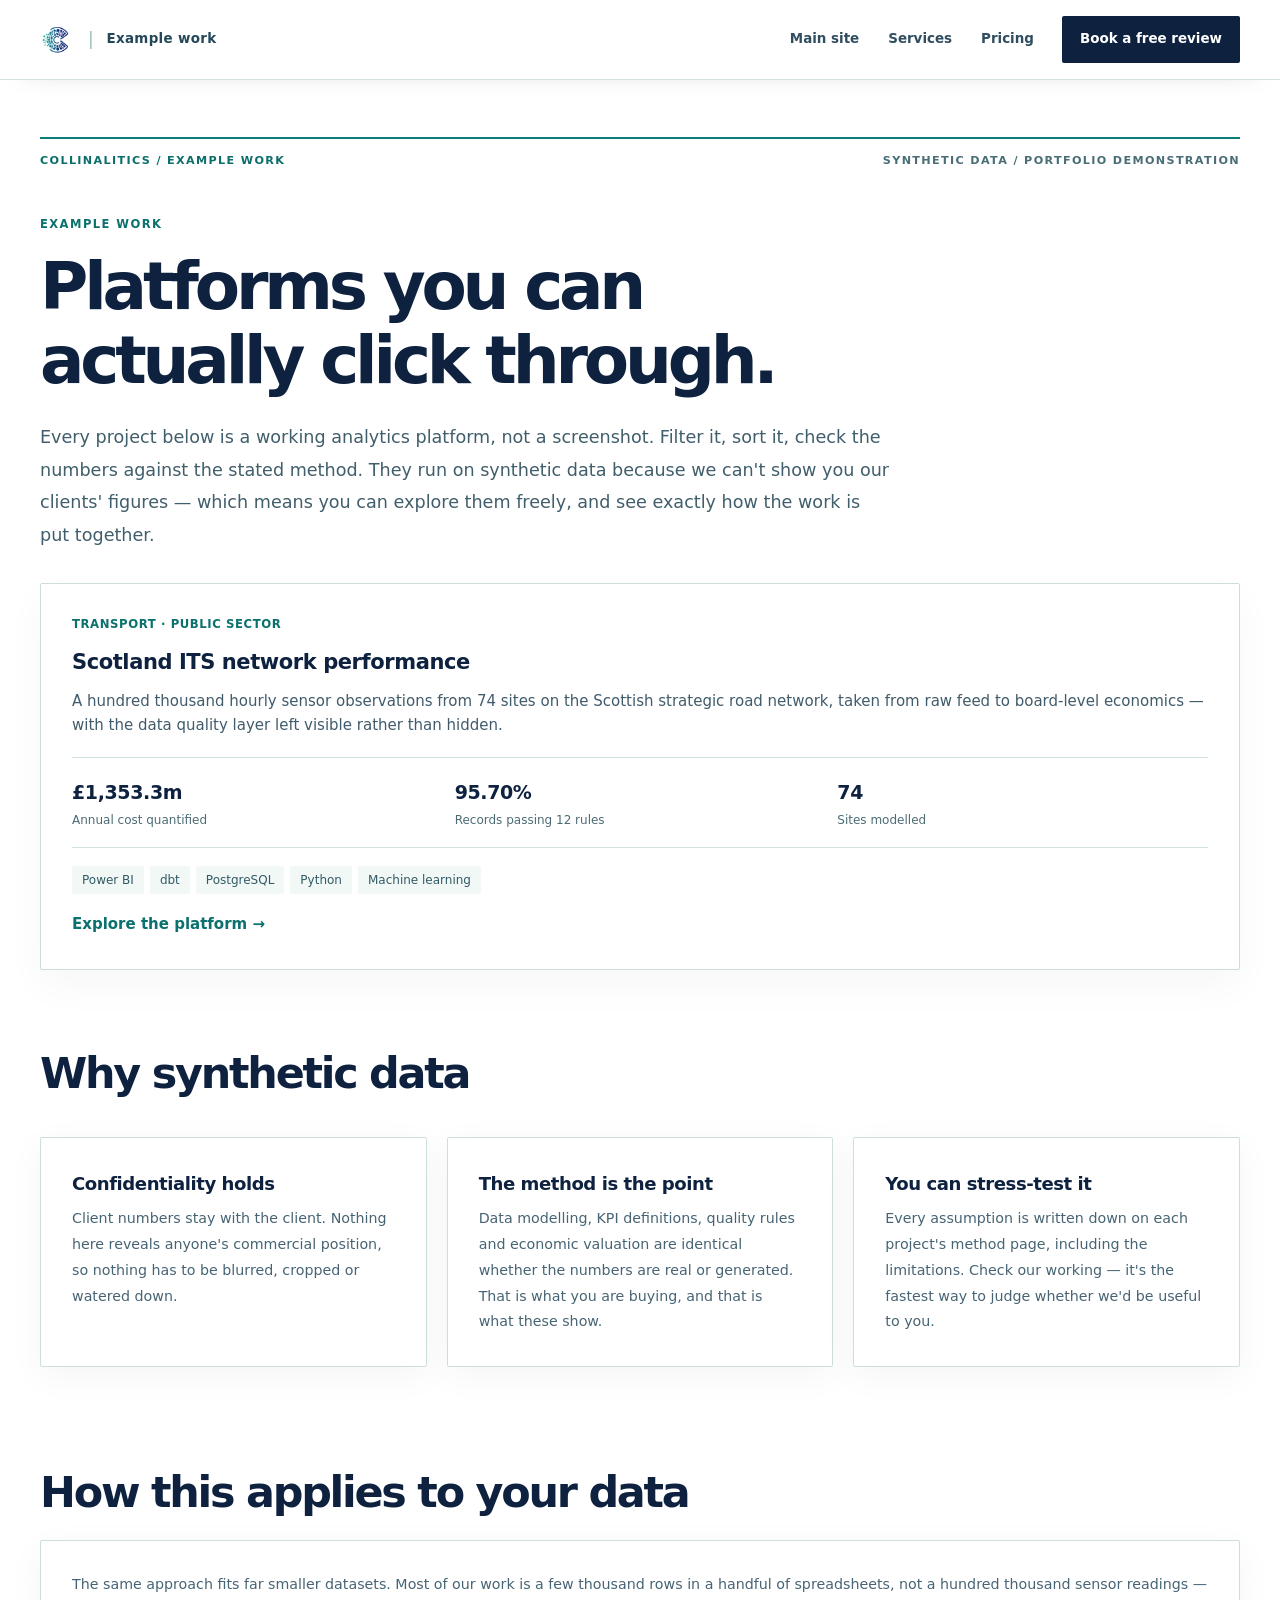
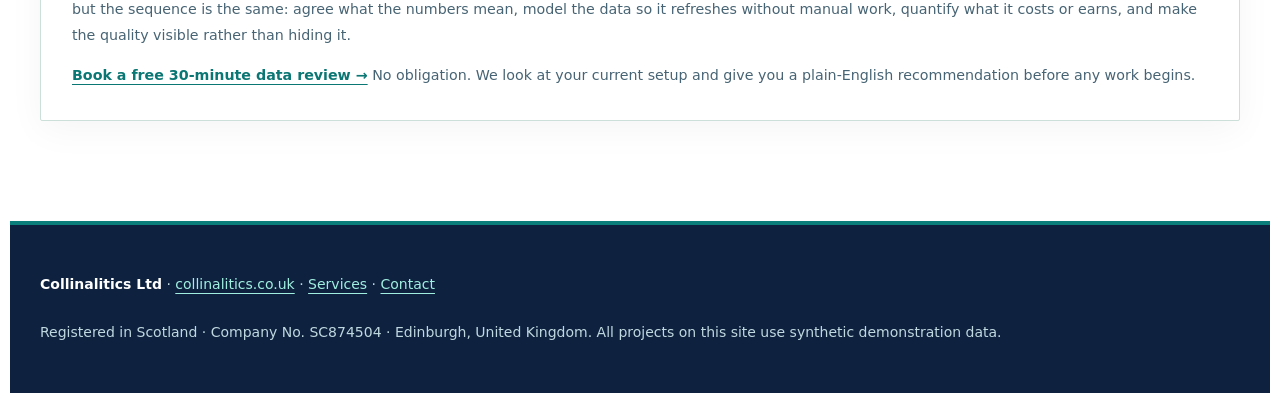
<file: demos/index.html>
<!DOCTYPE html>
<html lang="en-GB">
<head>
<meta charset="utf-8">
<meta name="viewport" content="width=device-width, initial-scale=1">
<meta name="author" content="Collinalitics Ltd">
<meta name="description" content="Working demonstration platforms from Collinalitics Ltd. Built on synthetic data so you can explore the method without client confidentiality getting in the way.">
<meta property="og:type" content="website">
<meta property="og:site_name" content="Collinalitics Ltd">
<meta property="og:title" content="Example work — analytics platforms you can click through">
<meta property="og:description" content="Working analytics platforms you can click through, built on synthetic data so the method stays open to inspection.">
<meta property="og:url" content="https://demos.collinalitics.co.uk/">
<meta property="og:image" content="https://demos.collinalitics.co.uk/og-image.png">
<meta property="og:image:width" content="1200">
<meta property="og:image:height" content="630">
<meta name="twitter:card" content="summary_large_image">
<link rel="stylesheet" href="styles.css">
<link rel="stylesheet" href="editorial.css">
</head>
<body>

<header class="mast">
  <div class="mast-inner">
    <a class="brand" href="https://www.collinalitics.co.uk/">
      <img src="LOGO.png" alt="Collinalitics Ltd">
      <span class="divider">|</span>
      <span class="proj">Example work</span>
    </a>
    <nav class="pages">
      <a href="https://www.collinalitics.co.uk/">Main site</a>
      <a href="https://www.collinalitics.co.uk/services">Services</a>
      <a href="https://www.collinalitics.co.uk/pricing">Pricing</a>
      <a href="https://www.collinalitics.co.uk/contact" class="cta">Book a free review</a>
    </nav>
  </div>
</header>

<main>

<div class="demo-overline"><span>COLLINALITICS / EXAMPLE WORK</span><span>SYNTHETIC DATA / PORTFOLIO DEMONSTRATION</span></div>

<p class="eyebrow">Example work</p>
<h1>Platforms you can actually click through.</h1>
<p class="sub">
  Every project below is a working analytics platform, not a screenshot. Filter it,
  sort it, check the numbers against the stated method. They run on synthetic data
  because we can't show you our clients' figures — which means you can explore them
  freely, and see exactly how the work is put together.
</p>

<div class="projects" id="projects"></div>

<h2>Why synthetic data</h2>
<div class="grid g3">
  <div class="card">
    <h3 style="margin-top:0">Confidentiality holds</h3>
    <p class="note" style="margin:0">
      Client numbers stay with the client. Nothing here reveals anyone's commercial
      position, so nothing has to be blurred, cropped or watered down.
    </p>
  </div>
  <div class="card">
    <h3 style="margin-top:0">The method is the point</h3>
    <p class="note" style="margin:0">
      Data modelling, KPI definitions, quality rules and economic valuation are
      identical whether the numbers are real or generated. That is what you are
      buying, and that is what these show.
    </p>
  </div>
  <div class="card">
    <h3 style="margin-top:0">You can stress-test it</h3>
    <p class="note" style="margin:0">
      Every assumption is written down on each project's method page, including the
      limitations. Check our working — it's the fastest way to judge whether we'd be
      useful to you.
    </p>
  </div>
</div>

<h2>How this applies to your data</h2>
<div class="card">
  <p class="note" style="margin-top:0">
    The same approach fits far smaller datasets. Most of our work is a few thousand
    rows in a handful of spreadsheets, not a hundred thousand sensor readings — but
    the sequence is the same: agree what the numbers mean, model the data so it
    refreshes without manual work, quantify what it costs or earns, and make the
    quality visible rather than hiding it.
  </p>
  <p class="note" style="margin-bottom:0">
    <a href="https://www.collinalitics.co.uk/contact"><strong>Book a free 30-minute data review →</strong></a>
    No obligation. We look at your current setup and give you a plain-English
    recommendation before any work begins.
  </p>
</div>

<footer class="foot"><div class="inner">
  <strong>Collinalitics Ltd</strong> ·
  <a href="https://www.collinalitics.co.uk/">collinalitics.co.uk</a> ·
  <a href="https://www.collinalitics.co.uk/services">Services</a> ·
  <a href="https://www.collinalitics.co.uk/contact">Contact</a>
  <br><br>
  Registered in Scotland · Company No. SC874504 · Edinburgh, United Kingdom.
  All projects on this site use synthetic demonstration data.
</div></footer>

</main>

<script>
/* ── Add a new project by adding one entry here. ──────────────────────────
   Copy the whole object, change the fields, point `url` at the new folder. */

const PROJECTS = [
  {
    title:   'Scotland ITS network performance',
    sector:  'Transport · Public sector',
    url:     'scotland-its/index.html',
    blurb:   'A hundred thousand hourly sensor observations from 74 sites on the ' +
             'Scottish strategic road network, taken from raw feed to board-level ' +
             'economics — with the data quality layer left visible rather than hidden.',
    stats:   [
      { v: '£1,353.3m', k: 'Annual cost quantified' },
      { v: '95.70%',    k: 'Records passing 12 rules' },
      { v: '74',        k: 'Sites modelled' }
    ],
    tags:    ['Power BI', 'dbt', 'PostgreSQL', 'Python', 'Machine learning'],
    live:    true
  }

  /* ── Next project goes here ───────────────────────────────────────────
  ,{
    title:  'Retail demand forecasting',
    sector: 'Retail · SME',
    url:    'retail-forecast/index.html',
    blurb:  'One sentence on the problem, one on what the platform shows.',
    stats:  [
      { v: '00%', k: 'Headline metric' },
      { v: '00',  k: 'Second metric' },
      { v: '00',  k: 'Third metric' }
    ],
    tags:   ['Power BI', 'SQL'],
    live:   true
  }
  ─────────────────────────────────────────────────────────────────────── */
];

document.getElementById('projects').innerHTML = PROJECTS.map(p =>
  '<a class="project' + (p.live ? '' : ' soon') + '" ' +
    (p.live ? 'href="' + p.url + '"' : '') + '>' +
    '<div class="project-head">' +
      '<span class="sector">' + p.sector + '</span>' +
      (p.live ? '' : '<span class="badge">In build</span>') +
    '</div>' +
    '<h3>' + p.title + '</h3>' +
    '<p class="blurb">' + p.blurb + '</p>' +
    '<div class="project-stats">' +
      p.stats.map(s => '<div><span class="v">' + s.v + '</span>' +
                       '<span class="k">' + s.k + '</span></div>').join('') +
    '</div>' +
    '<div class="tags">' + p.tags.map(t => '<span>' + t + '</span>').join('') + '</div>' +
    (p.live ? '<span class="go">Explore the platform &rarr;</span>' : '') +
  '</a>'
).join('');
</script>

</body>
</html>
</file>
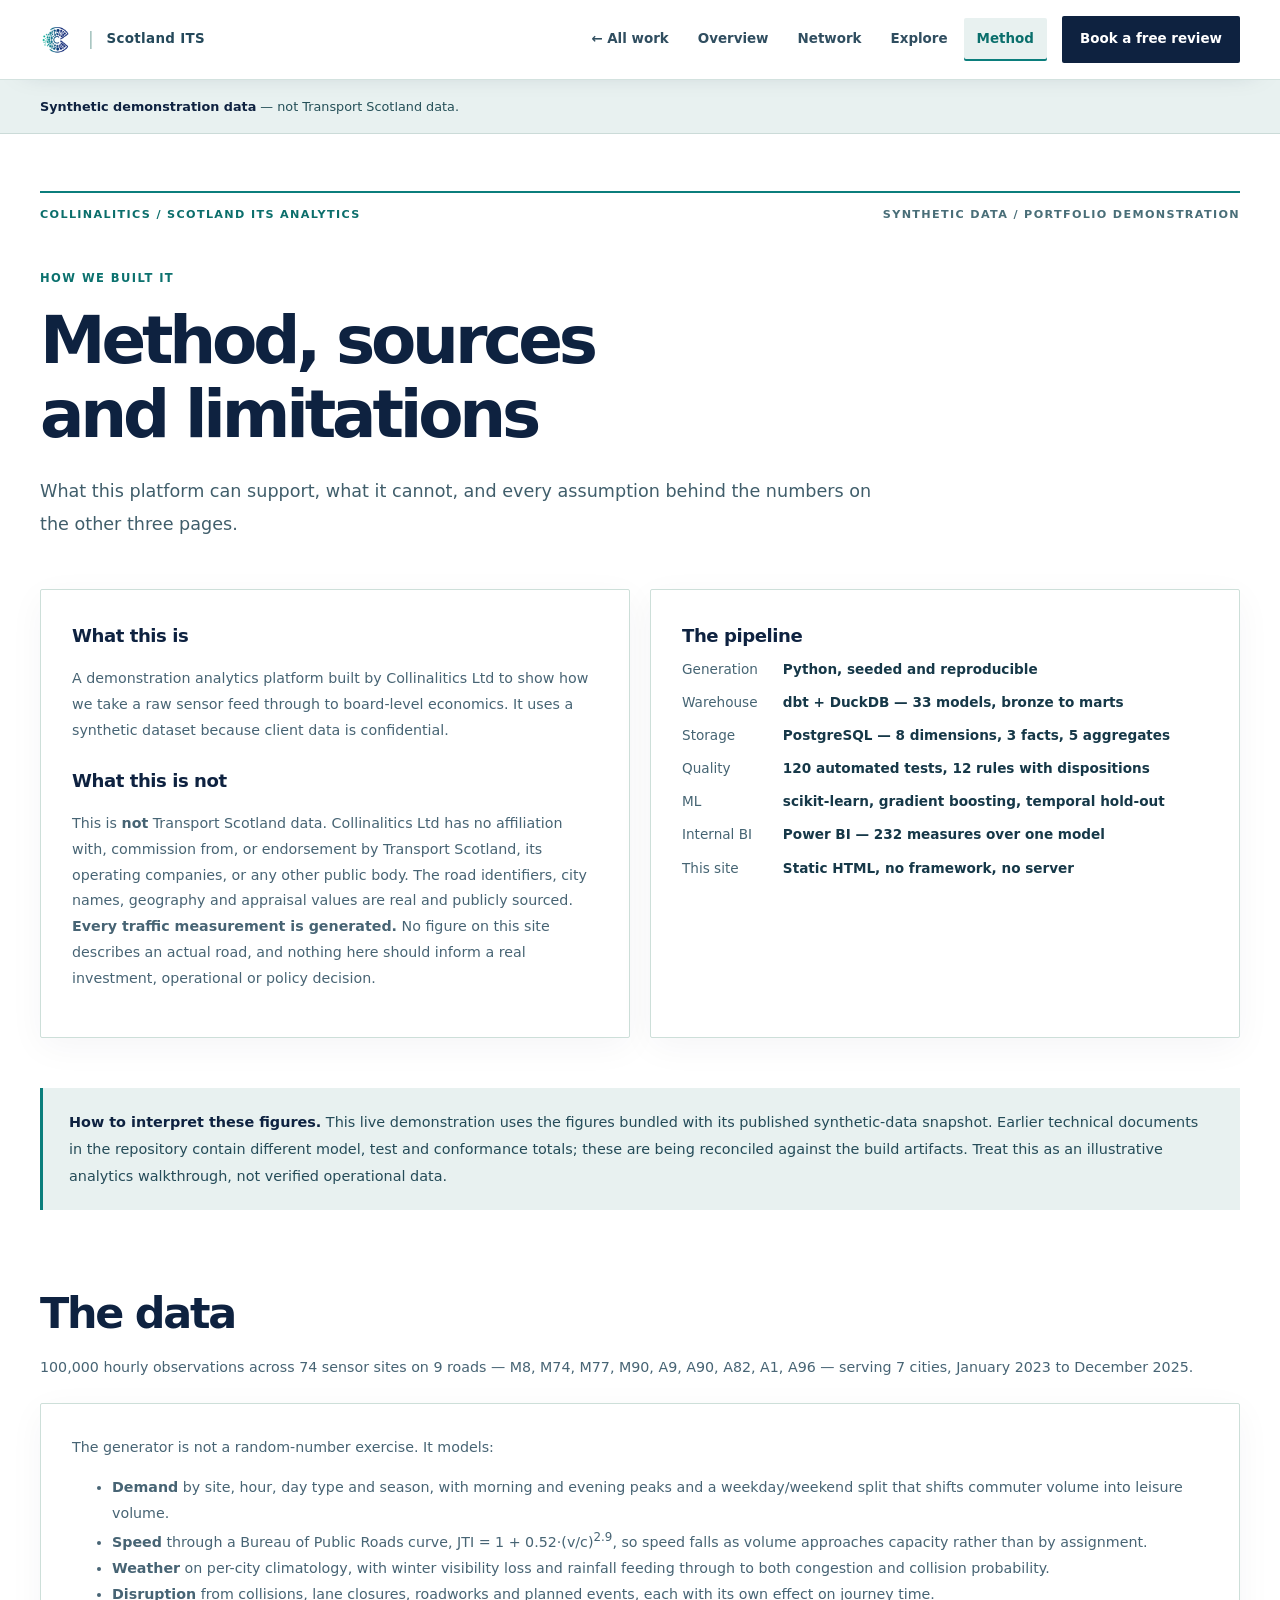
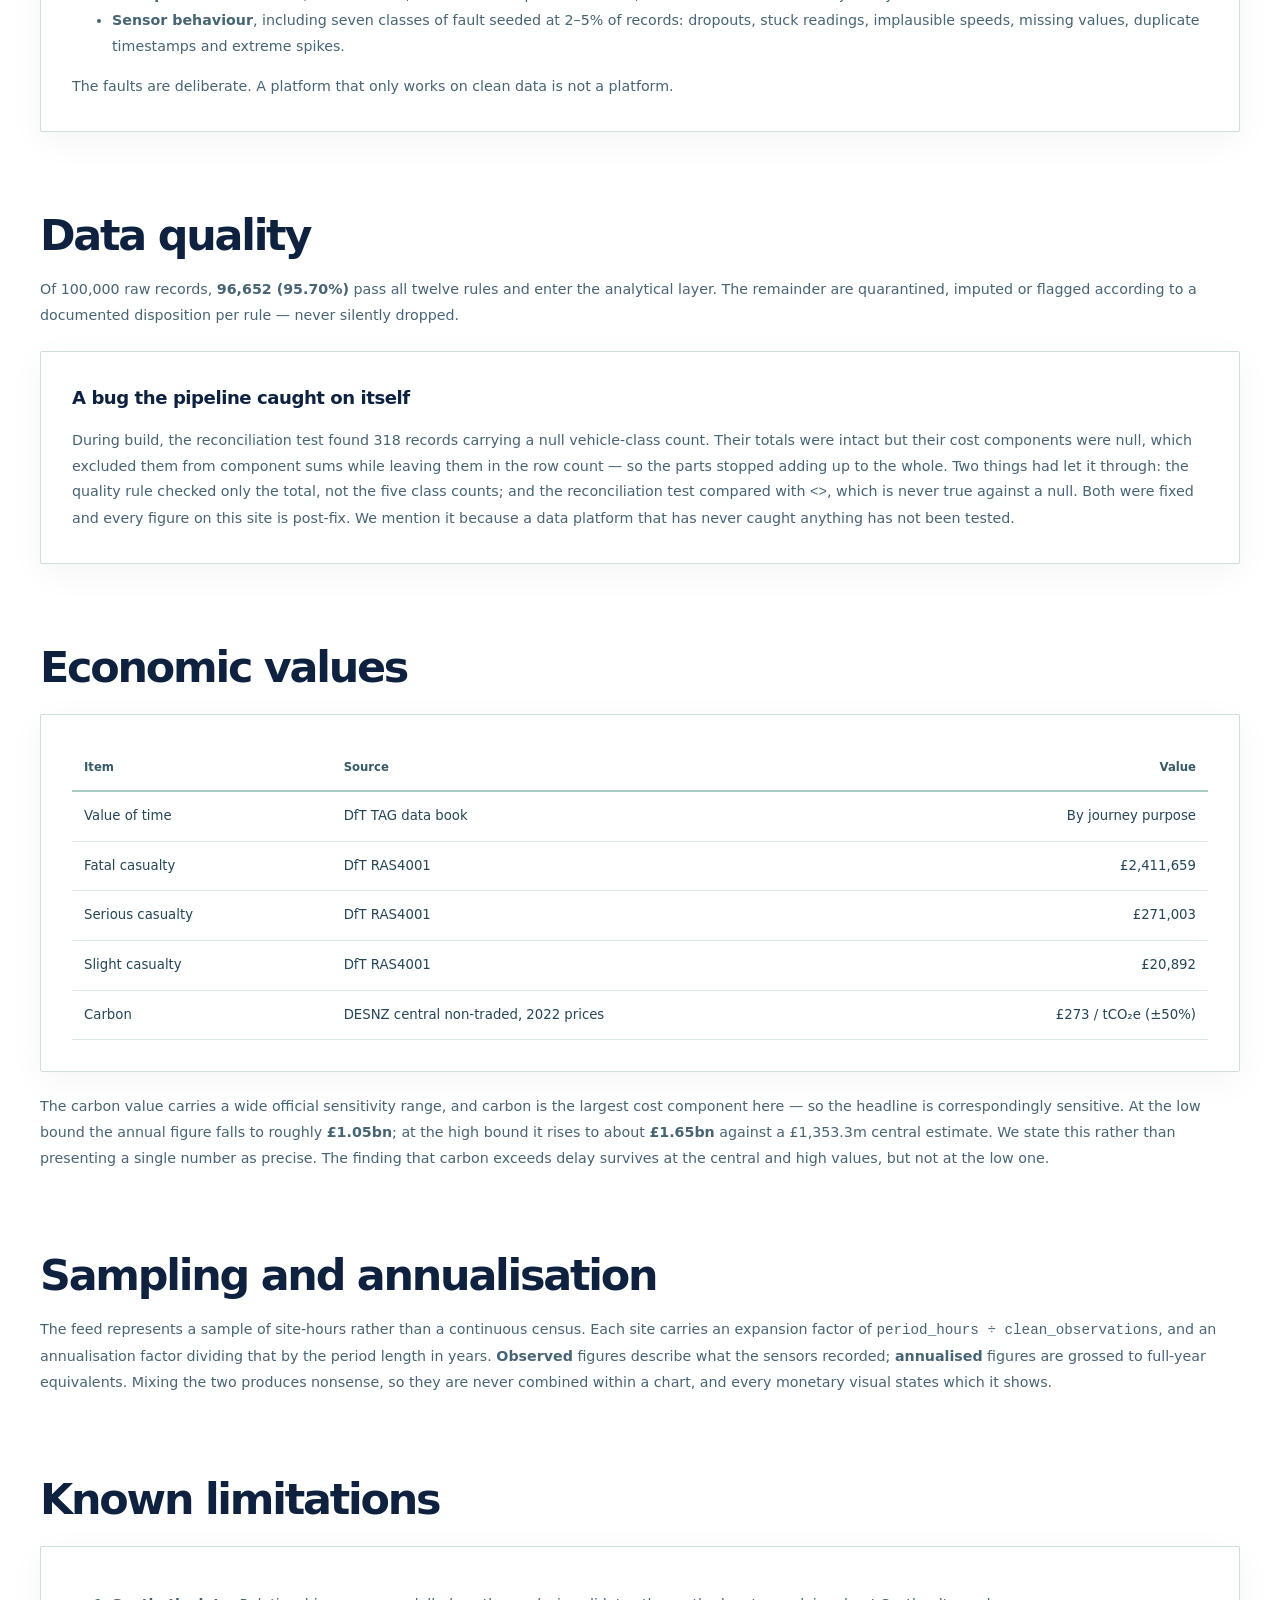
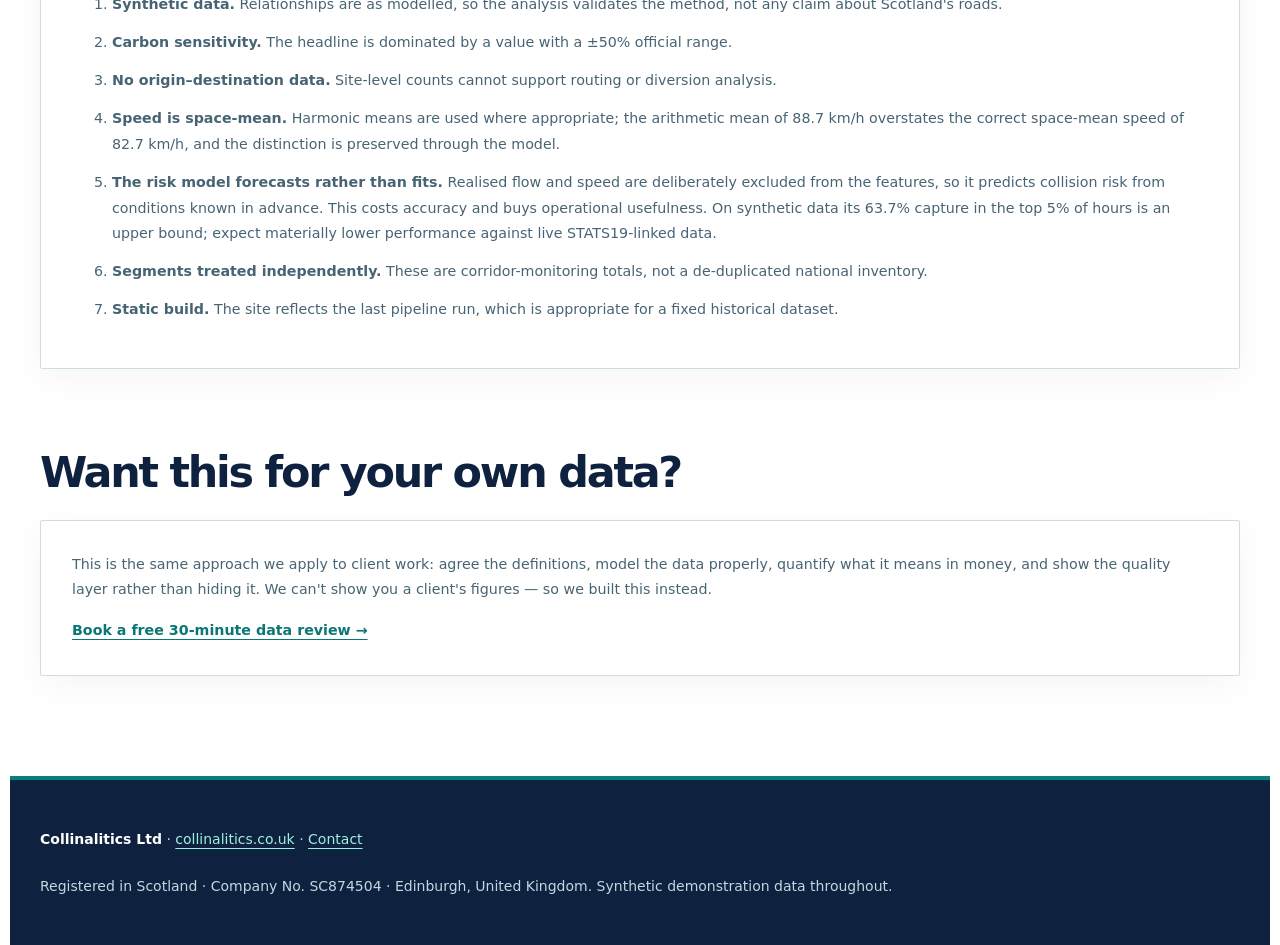
<file: demos/scotland-its/methodology.html>
<!DOCTYPE html>
<html lang="en-GB">
<head>
<meta charset="utf-8">
<meta name="viewport" content="width=device-width, initial-scale=1">
<title>Method and limitations — Scotland ITS — Collinalitics Ltd</title>
<meta name="description" content="How the Collinalitics Scotland ITS demonstration platform was built, what it can support, and what it cannot.">
<link rel="stylesheet" href="../styles.css">
<link rel="stylesheet" href="../editorial.css">
</head>
<body>

<header class="mast">
  <div class="mast-inner">
    <a class="brand" href="../index.html">
      <img src="../LOGO.png" alt="Collinalitics Ltd">
      <span class="divider">|</span>
      <span class="proj">Scotland ITS</span>
    </a>
    <nav class="pages">
      <a href="../index.html">&larr; All work</a>
      <a href="index.html">Overview</a>
      <a href="executive.html">Network</a>
      <a href="explore.html">Explore</a>
      <a href="methodology.html" class="on" aria-current="page">Method</a>
      <a href="https://www.collinalitics.co.uk/contact" class="cta">Book a free review</a>
    </nav>
  </div>
</header>

<div class="synthetic">
  <div class="inner">
    <strong>Synthetic demonstration data</strong> — not Transport Scotland data.
  </div>
</div>

<main>

<div class="demo-overline"><span>COLLINALITICS / SCOTLAND ITS ANALYTICS</span><span>SYNTHETIC DATA / PORTFOLIO DEMONSTRATION</span></div>

<p class="eyebrow">How we built it</p>
<h1>Method, sources and limitations</h1>
<p class="sub">
  What this platform can support, what it cannot, and every assumption behind the
  numbers on the other three pages.
</p>

<div class="grid g2">

  <div class="card">
    <h3 style="margin-top:0">What this is</h3>
    <p class="note">
      A demonstration analytics platform built by Collinalitics Ltd to show how we take
      a raw sensor feed through to board-level economics. It uses a synthetic dataset
      because client data is confidential.
    </p>
    <h3>What this is not</h3>
    <p class="note">
      This is <strong>not</strong> Transport Scotland data. Collinalitics Ltd has no
      affiliation with, commission from, or endorsement by Transport Scotland, its
      operating companies, or any other public body. The road identifiers, city names,
      geography and appraisal values are real and publicly sourced.
      <strong>Every traffic measurement is generated.</strong> No figure on this site
      describes an actual road, and nothing here should inform a real investment,
      operational or policy decision.
    </p>
  </div>

  <div class="card">
    <h3 style="margin-top:0">The pipeline</h3>
    <dl class="kv">
      <dt>Generation</dt><dd>Python, seeded and reproducible</dd>
      <dt>Warehouse</dt><dd>dbt + DuckDB — 33 models, bronze to marts</dd>
      <dt>Storage</dt><dd>PostgreSQL — 8 dimensions, 3 facts, 5 aggregates</dd>
      <dt>Quality</dt><dd>120 automated tests, 12 rules with dispositions</dd>
      <dt>ML</dt><dd>scikit-learn, gradient boosting, temporal hold-out</dd>
      <dt>Internal BI</dt><dd>Power BI — 232 measures over one model</dd>
      <dt>This site</dt><dd>Static HTML, no framework, no server</dd>
    </dl>
  </div>

</div>

<div class="finding" role="note">
  <strong>How to interpret these figures.</strong>
  This live demonstration uses the figures bundled with its published synthetic-data
  snapshot. Earlier technical documents in the repository contain different model,
  test and conformance totals; these are being reconciled against the build artifacts.
  Treat this as an illustrative analytics walkthrough, not verified operational data.
</div>

<h2>The data</h2>
<p class="note">
  100,000 hourly observations across 74 sensor sites on 9 roads — M8, M74, M77, M90,
  A9, A90, A82, A1, A96 — serving 7 cities, January 2023 to December 2025.
</p>
<div class="card">
  <p class="note" style="margin-top:0">The generator is not a random-number exercise. It models:</p>
  <ul class="note">
    <li><strong>Demand</strong> by site, hour, day type and season, with morning and
      evening peaks and a weekday/weekend split that shifts commuter volume into leisure volume.</li>
    <li><strong>Speed</strong> through a Bureau of Public Roads curve,
      JTI = 1 + 0.52·(v/c)<sup>2.9</sup>, so speed falls as volume approaches capacity
      rather than by assignment.</li>
    <li><strong>Weather</strong> on per-city climatology, with winter visibility loss and
      rainfall feeding through to both congestion and collision probability.</li>
    <li><strong>Disruption</strong> from collisions, lane closures, roadworks and planned
      events, each with its own effect on journey time.</li>
    <li><strong>Sensor behaviour</strong>, including seven classes of fault seeded at 2–5%
      of records: dropouts, stuck readings, implausible speeds, missing values, duplicate
      timestamps and extreme spikes.</li>
  </ul>
  <p class="note" style="margin-bottom:0">
    The faults are deliberate. A platform that only works on clean data is not a platform.
  </p>
</div>

<h2>Data quality</h2>
<p class="note">
  Of 100,000 raw records, <strong>96,652 (95.70%)</strong> pass all twelve rules and enter
  the analytical layer. The remainder are quarantined, imputed or flagged according to a
  documented disposition per rule — never silently dropped.
</p>
<div class="card">
  <h3 style="margin-top:0">A bug the pipeline caught on itself</h3>
  <p class="note" style="margin-bottom:0">
    During build, the reconciliation test found 318 records carrying a null vehicle-class
    count. Their totals were intact but their cost components were null, which excluded them
    from component sums while leaving them in the row count — so the parts stopped adding up
    to the whole. Two things had let it through: the quality rule checked only the total, not
    the five class counts; and the reconciliation test compared with <code>&lt;&gt;</code>,
    which is never true against a null. Both were fixed and every figure on this site is
    post-fix. We mention it because a data platform that has never caught anything has not
    been tested.
  </p>
</div>

<h2>Economic values</h2>
<div class="card" style="overflow-x:auto">
  <table>
    <thead><tr><th>Item</th><th>Source</th><th class="num">Value</th></tr></thead>
    <tbody>
      <tr><td>Value of time</td><td>DfT TAG data book</td><td class="num">By journey purpose</td></tr>
      <tr><td>Fatal casualty</td><td>DfT RAS4001</td><td class="num">£2,411,659</td></tr>
      <tr><td>Serious casualty</td><td>DfT RAS4001</td><td class="num">£271,003</td></tr>
      <tr><td>Slight casualty</td><td>DfT RAS4001</td><td class="num">£20,892</td></tr>
      <tr><td>Carbon</td><td>DESNZ central non-traded, 2022 prices</td><td class="num">£273 / tCO₂e (±50%)</td></tr>
    </tbody>
  </table>
</div>
<p class="note">
  The carbon value carries a wide official sensitivity range, and carbon is the largest
  cost component here — so the headline is correspondingly sensitive. At the low bound the
  annual figure falls to roughly <strong>£1.05bn</strong>; at the high bound it rises to
  about <strong>£1.65bn</strong> against a £1,353.3m central estimate. We state this rather
  than presenting a single number as precise. The finding that carbon exceeds delay survives
  at the central and high values, but not at the low one.
</p>

<h2>Sampling and annualisation</h2>
<p class="note">
  The feed represents a sample of site-hours rather than a continuous census. Each site
  carries an expansion factor of <code>period_hours ÷ clean_observations</code>, and an
  annualisation factor dividing that by the period length in years.
  <strong>Observed</strong> figures describe what the sensors recorded;
  <strong>annualised</strong> figures are grossed to full-year equivalents. Mixing the two
  produces nonsense, so they are never combined within a chart, and every monetary visual
  states which it shows.
</p>

<h2>Known limitations</h2>
<div class="card">
  <ol class="lim note">
    <li><strong>Synthetic data.</strong> Relationships are as modelled, so the analysis
      validates the method, not any claim about Scotland's roads.</li>
    <li><strong>Carbon sensitivity.</strong> The headline is dominated by a value with a
      ±50% official range.</li>
    <li><strong>No origin–destination data.</strong> Site-level counts cannot support
      routing or diversion analysis.</li>
    <li><strong>Speed is space-mean.</strong> Harmonic means are used where appropriate;
      the arithmetic mean of 88.7 km/h overstates the correct space-mean speed of
      82.7 km/h, and the distinction is preserved through the model.</li>
    <li><strong>The risk model forecasts rather than fits.</strong> Realised flow and speed
      are deliberately excluded from the features, so it predicts collision risk from
      conditions known in advance. This costs accuracy and buys operational usefulness. On
      synthetic data its 63.7% capture in the top 5% of hours is an upper bound; expect
      materially lower performance against live STATS19-linked data.</li>
    <li><strong>Segments treated independently.</strong> These are corridor-monitoring
      totals, not a de-duplicated national inventory.</li>
    <li><strong>Static build.</strong> The site reflects the last pipeline run, which is
      appropriate for a fixed historical dataset.</li>
  </ol>
</div>

<h2>Want this for your own data?</h2>
<div class="card">
  <p class="note" style="margin-top:0">
    This is the same approach we apply to client work: agree the definitions, model the
    data properly, quantify what it means in money, and show the quality layer rather
    than hiding it. We can't show you a client's figures — so we built this instead.
  </p>
  <p class="note" style="margin-bottom:0">
    <a href="https://www.collinalitics.co.uk/contact"><strong>Book a free 30-minute data review →</strong></a>
  </p>
</div>

<footer class="foot"><div class="inner">
  <strong>Collinalitics Ltd</strong> ·
  <a href="https://www.collinalitics.co.uk/">collinalitics.co.uk</a> ·
  <a href="https://www.collinalitics.co.uk/contact">Contact</a>
  <br><br>
  Registered in Scotland · Company No. SC874504 · Edinburgh, United Kingdom.
  Synthetic demonstration data throughout.
</div></footer>

</main>
</body>
</html>
</file>
<file: demos/styles.css>
:root {
  /* ── CHANGE THIS ONE LINE to your brand colour ── */
  --brand:     #00539F;

  --brand-ink: #003A6E;
  --brand-bg:  #EAF1F8;
  --teal:      #0F8B8D;
  --orange:    #EF6C00;
  --red:       #C62828;
  --green:     #2E7D32;
  --amber:     #F9A825;
  --ink:       #0F172A;
  --ink-2:     #475569;
  --ink-3:     #94A3B8;
  --line:      #E2E8F0;
  --bg:        #F8FAFC;
  --card:      #FFFFFF;
  --dark:      #0F172A;
  --warn-bg:   #FEF3C7;
  --warn-ink:  #92400E;
  --warn-line: #FCD34D;
}

* { box-sizing: border-box; }
html { -webkit-text-size-adjust: 100%; }

body {
  margin: 0;
  background: var(--bg);
  color: var(--ink);
  font: 400 16px/1.7 ui-sans-serif, system-ui, -apple-system, "Segoe UI", Roboto, Helvetica, Arial, sans-serif;
  -webkit-font-smoothing: antialiased;
}

a { color: var(--brand); }

/* ── masthead ─────────────────────────────────────── */

header.mast {
  background: var(--card);
  border-bottom: 1px solid var(--line);
  position: sticky; top: 0; z-index: 20;
}

.mast-inner {
  max-width: 1200px; margin: 0 auto; padding: 14px 24px;
  display: flex; align-items: center; gap: 20px; flex-wrap: wrap;
}

.brand {
  display: flex; align-items: center; gap: 10px;
  font-weight: 600; font-size: 17px; color: var(--ink);
  text-decoration: none; letter-spacing: -0.02em;
}

.brand img { height: 30px; width: auto; display: block; }
.brand .divider { color: var(--ink-3); font-weight: 300; }
.brand .proj { color: var(--ink-2); font-weight: 400; font-size: 15px; }

nav.pages { display: flex; gap: 2px; margin-left: auto; flex-wrap: wrap; align-items: center; }

nav.pages a {
  padding: 8px 14px; border-radius: 8px; font-size: 15px;
  color: var(--ink-2); text-decoration: none; transition: all .15s;
}

nav.pages a:hover { background: var(--bg); color: var(--ink); }
nav.pages a.on { color: var(--brand); font-weight: 500; background: var(--brand-bg); }

.cta {
  padding: 8px 16px; border-radius: 8px; font-size: 14px; font-weight: 500;
  background: var(--brand); color: #fff !important; text-decoration: none;
  margin-left: 8px; white-space: nowrap;
}
.cta:hover { background: var(--brand-ink); }

/* ── synthetic-data banner ────────────────────────── */

.synthetic {
  background: var(--warn-bg);
  border-bottom: 1px solid var(--warn-line);
  color: var(--warn-ink); font-size: 14px;
}
.synthetic .inner { max-width: 1200px; margin: 0 auto; padding: 12px 24px; }
.synthetic strong { font-weight: 600; }
.synthetic a { color: var(--warn-ink); font-weight: 500; }

/* ── layout ───────────────────────────────────────── */

main { max-width: 1200px; margin: 0 auto; padding: 48px 24px 80px; }

.eyebrow {
  font-size: 13px; font-weight: 600; letter-spacing: 0.06em;
  text-transform: uppercase; color: var(--brand); margin: 0 0 10px;
}

h1 { font-size: 42px; line-height: 1.15; margin: 0 0 14px; letter-spacing: -0.03em; font-weight: 600; }
h2 { font-size: 26px; margin: 56px 0 6px; letter-spacing: -0.02em; font-weight: 600; }
h3 { font-size: 16px; margin: 22px 0 6px; font-weight: 600; }

.sub { color: var(--ink-2); margin: 0 0 8px; font-size: 18px; max-width: 62ch; line-height: 1.6; }
.note { color: var(--ink-2); font-size: 15px; }
.small { font-size: 13px; color: var(--ink-3); }

.card {
  background: var(--card); border: 1px solid var(--line);
  border-radius: 14px; padding: 24px; margin: 18px 0;
}

.grid { display: grid; gap: 18px; }
.g2 { grid-template-columns: repeat(auto-fit, minmax(340px, 1fr)); }
.g3 { grid-template-columns: repeat(auto-fit, minmax(260px, 1fr)); }

/* ── KPI strip ────────────────────────────────────── */

.kpis {
  display: grid; grid-template-columns: repeat(auto-fit, minmax(165px, 1fr));
  gap: 14px; margin: 32px 0 10px;
}

.kpi {
  background: var(--card); border: 1px solid var(--line);
  border-radius: 14px; padding: 18px 20px;
}

.kpi .lab { font-size: 13px; color: var(--ink-2); margin-bottom: 6px; font-weight: 500; }
.kpi .val { font-size: 30px; font-weight: 600; color: var(--ink); line-height: 1.1; letter-spacing: -0.03em; }
.kpi .foot { font-size: 12px; color: var(--ink-3); margin-top: 6px; }
.kpi .foot.bad  { color: var(--red); font-weight: 500; }
.kpi .foot.good { color: var(--green); font-weight: 500; }

/* ── charts ───────────────────────────────────────── */

.chartbox { position: relative; height: 340px; }
.chartbox.tall { height: 440px; }

/* ── tables ───────────────────────────────────────── */

table { width: 100%; border-collapse: collapse; font-size: 15px; }

th {
  text-align: left; font-weight: 600; font-size: 13px; color: var(--ink-2);
  padding: 10px 12px; border-bottom: 2px solid var(--line);
  white-space: nowrap; cursor: pointer; user-select: none;
}
th.num, td.num { text-align: right; }
th:hover { color: var(--brand); }

td { padding: 10px 12px; border-bottom: 1px solid var(--line); }
tbody tr:hover { background: var(--bg); }

.bar {
  display: inline-block; height: 6px; border-radius: 3px;
  background: var(--brand); vertical-align: middle; margin-left: 10px; opacity: .8;
}

.pill { display: inline-block; padding: 3px 10px; border-radius: 12px; font-size: 13px; font-weight: 500; }

/* ── controls ─────────────────────────────────────── */

.controls { display: flex; gap: 12px; flex-wrap: wrap; margin: 20px 0; }

select, input[type=search] {
  font: inherit; font-size: 15px; padding: 9px 12px;
  border: 1px solid var(--line); border-radius: 10px;
  background: var(--card); color: var(--ink); min-width: 165px;
}
select:focus, input:focus { outline: 2px solid var(--brand); outline-offset: -1px; }

/* ── findings ─────────────────────────────────────── */

.finding {
  background: var(--brand-bg); border-radius: 14px;
  padding: 18px 22px; margin: 20px 0; font-size: 16px; line-height: 1.6;
  color: var(--brand-ink);
}
.finding strong { color: var(--brand-ink); font-weight: 600; }

dl.kv { display: grid; grid-template-columns: max-content 1fr; gap: 8px 24px; margin: 0; font-size: 15px; }
dl.kv dt { color: var(--ink-2); }
dl.kv dd { margin: 0; font-weight: 500; }

/* ── footer ───────────────────────────────────────── */

footer.foot {
  background: var(--dark); color: #94A3B8;
  margin: 72px -24px -80px; padding: 40px 24px;
  font-size: 14px; line-height: 1.7;
}
footer.foot .inner { max-width: 1200px; margin: 0 auto; }
footer.foot a { color: #CBD5E1; }
footer.foot strong { color: #F1F5F9; }

ol.lim > li { margin-bottom: 12px; }

/* ── project cards (portfolio landing) ────────────── */

.projects {
  display: grid; grid-template-columns: repeat(auto-fit, minmax(380px, 1fr));
  gap: 20px; margin: 32px 0;
}

.project {
  display: block; background: var(--card);
  border: 1px solid var(--line); border-radius: 16px; padding: 26px;
  text-decoration: none; color: inherit;
  transition: border-color .15s, transform .15s;
}

.project:hover { border-color: var(--brand); transform: translateY(-2px); }
.project.soon { opacity: .6; cursor: default; }
.project.soon:hover { border-color: var(--line); transform: none; }

.project-head {
  display: flex; align-items: center; justify-content: space-between;
  gap: 12px; margin-bottom: 10px;
}

.project .sector {
  font-size: 12px; font-weight: 600; letter-spacing: .05em;
  text-transform: uppercase; color: var(--brand);
}

.project .badge {
  font-size: 12px; font-weight: 500; padding: 3px 10px;
  border-radius: 10px; background: var(--bg); color: var(--ink-2);
}

.project h3 { font-size: 21px; margin: 0 0 8px; letter-spacing: -0.02em; }
.project .blurb { color: var(--ink-2); font-size: 15px; margin: 0 0 20px; line-height: 1.6; }

.project-stats {
  display: grid; grid-template-columns: repeat(3, 1fr); gap: 12px;
  padding: 18px 0; border-top: 1px solid var(--line);
  border-bottom: 1px solid var(--line); margin-bottom: 18px;
}

.project-stats .v {
  display: block; font-size: 19px; font-weight: 600;
  color: var(--ink); letter-spacing: -0.02em;
}
.project-stats .k { display: block; font-size: 12px; color: var(--ink-3); margin-top: 3px; }

.project .tags { display: flex; flex-wrap: wrap; gap: 6px; margin-bottom: 16px; }

.project .tags span {
  font-size: 12px; padding: 4px 10px; border-radius: 8px;
  background: var(--bg); color: var(--ink-2);
}

.project .go { font-size: 15px; font-weight: 500; color: var(--brand); }

/* ── responsive ───────────────────────────────────── */

@media (max-width: 640px) {
  h1 { font-size: 30px; }
  h2 { font-size: 22px; }
  .sub { font-size: 16px; }
  main { padding: 32px 16px 56px; }
  .mast-inner, .synthetic .inner { padding: 12px 16px; }
  .chartbox { height: 280px; }
  footer.foot { margin: 48px -16px -56px; padding: 32px 16px; }
  .cta { display: none; }
  .projects { grid-template-columns: 1fr; }
  .project { padding: 20px; }
  .project-stats { grid-template-columns: 1fr; gap: 10px; }
}
</file>
<file: demos/editorial.css>
/* Collinalitics ITS / editorial product studio v2
 * Scoped to the existing static demonstration; keeps all data, charts and
 * application logic. Original Collinalitics logo is not modified.
 * Main palette: #0E2240 navy, #0B7E7C teal, #E8F1F0 seafoam.
 */
:root {
  --brand: #0b7774;
  --brand-ink: #085f5e;
  --brand-bg: #e8f1f0;
  --teal: #0b7e7c;
  --ink: #0e2240;
  --ink-2: #405b6b;
  --ink-3: #516e7d;
  --line: #d3e2df;
  --bg: #f5faf8;
  --card: #fff;
  --dark: #0e2240;
}
html { scroll-behavior:smooth; }
body { background:#fff; color:var(--ink); font-family:"Instrument Sans",ui-sans-serif,system-ui,-apple-system,"Segoe UI",sans-serif; font-size:16px; }
a { text-underline-offset: 4px; }
a:focus-visible,button:focus-visible,select:focus-visible,input:focus-visible,th:focus-visible {outline:3px solid #0b7e7c;outline-offset:3px;}
header.mast { background:#fff; border-bottom:1px solid #d3e2df; box-shadow:0 12px 29px -27px #0e22405c; }
.mast-inner {max-width:1260px;min-height:79px;padding:14px 30px;gap:21px;}
.brand {gap:13px;white-space:normal;}
.brand img {height:35px;max-width:230px;object-fit:contain;}
.brand .divider {color:#9abcb7;}.brand .proj {color:#24485a;font-size:.84rem;letter-spacing:.025em;font-weight:650;}
nav.pages {gap:3px;}
nav.pages a {border-radius:2px;color:#304e60;padding:10px 13px;font-size:.84rem;font-weight:650;}
nav.pages a:hover {background:#e8f1f0;color:#086b68;}
nav.pages a.on,nav.pages a[aria-current="page"] {color:#0a6f6c;background:#e8f1f0;font-weight:800;box-shadow:inset 0 -2px 0 #0b7e7c;}
nav.pages a.cta {color:#fff!important;background:#0e2240;margin-left:12px;border-radius:2px;padding:12px 18px;font-weight:750;}
nav.pages a.cta:hover {background:#214660;}
.synthetic {background:#e8f1f0;border-bottom:1px solid #cbdbd8;color:#244f57;font-size:.8rem;}
.synthetic .inner {max-width:1260px;padding:15px 30px;line-height:1.8;}
.synthetic strong {color:#0e2240;font-weight:800;}
.synthetic a {color:#086b68;font-weight:750;}
main {max-width:1260px;padding:57px 30px 92px;}
.demo-overline {display:flex;justify-content:space-between;flex-wrap:wrap;gap:10px;border-top:2px solid #0b7e7c;padding-top:14px;margin-bottom:45px;color:#0b6e6b;font-size:.7rem;letter-spacing:.12em;font-weight:800;line-height:1.5;}
.demo-overline span:last-child {color:#496e78;}
.eyebrow {color:#0b716e;font-size:.72rem;letter-spacing:.125em;font-weight:800;margin-bottom:16px;}
h1 {color:#0e2240;max-width:17ch;font-size:clamp(2.75rem,5.15vw,5.25rem);font-weight:750;letter-spacing:-.063em;line-height:1.12;margin-bottom:23px;text-wrap:balance;}
.sub {max-width:76ch;font-size:clamp(.95rem,1.38vw,1.1rem);line-height:1.85;color:#405e6b;margin-bottom:27px;}
h2 {font-size:clamp(1.9rem,3.35vw,3.4rem);line-height:1.17;letter-spacing:-.052em;margin-top:78px;margin-bottom:17px;font-weight:750;color:#0e2240;text-wrap:balance;}
h3 {font-weight:750;color:#0e2240;font-size:1.13rem;letter-spacing:-.025em;}
.note {color:#476474;font-size:.89rem;line-height:1.82;}
.small {color:#4c6c79;font-size:.79rem;}
.card {border-radius:2px;background:white;border:1px solid #cddfd9;padding:clamp(18px,2.5vw,31px);margin:22px 0;box-shadow:0 9px 36px #0e22400b;}
.grid {gap:20px;}
.kpis {margin:39px 0 30px;gap:0;border-top:1px solid #c0d9d4;border-bottom:1px solid #c0d9d4;background:#e8f1f0;}
.kpi {border-radius:0;border:0;border-right:1px solid #c5dcd6;background:transparent;min-height:137px;padding:25px 22px;}
.kpi:last-child {border-right:0;}
.kpi .lab {font-size:.73rem;letter-spacing:.04em;color:#2e6464;font-weight:750;}
.kpi .val {font-size:clamp(1.7rem,2.6vw,2.55rem);letter-spacing:-.05em;line-height:1.3;font-weight:800;color:#0e2240;}
.kpi .foot {color:#3b666c;font-size:.72rem;line-height:1.5;margin-top:8px;}
.kpi .foot.bad{color:#a6372c}.kpi .foot.good{color:#086b68}
.chartbox {min-width:0;}.chartbox canvas {max-width:100%;}
.finding {border-radius:0;background:#e8f1f0;border-left:3px solid #0b7e7c;padding:21px 26px;color:#244b58;line-height:1.85;font-size:.9rem;margin:28px 0;}
.finding strong {color:#0e2240;}
.controls {background:#f5faf8;border:1px solid #d1e2de;padding:18px;gap:11px;align-items:center;flex-wrap:wrap;margin:23px 0 15px;}
select,input[type=search] {border-radius:2px;border:1px solid #b9d1cc;background:white;min-height:46px;max-width:100%;color:#163a4a;font-size:.86rem;}
button.demo-action {cursor:pointer;border:1px solid #0b7e7c;background:#0e2240;color:white;font-family:inherit;font-size:.79rem;line-height:1.4;font-weight:750;padding:12px 15px;min-height:46px;border-radius:2px;}
button.demo-action:hover{background:#27516c;}
button.demo-action.ghost {background:white;color:#0b716e;}
button.demo-action.ghost:hover {background:#e8f1f0;}
button.demo-action:disabled{opacity:.55;cursor:not-allowed;}
.demo-controls-label {font-size:.73rem;font-weight:800;color:#315c60;letter-spacing:.04em;}
.demo-filter-count {display:flex;align-items:center;justify-content:space-between;flex-wrap:wrap;gap:14px;margin:17px 0;color:#355968;font-size:.79rem;}
table {font-size:.83rem;}
th {border-bottom:2px solid #a7ccc5;color:#375b67;font-size:.73rem;padding:12px 12px;}
th[data-key] {cursor:pointer;}
th[data-key]:hover {color:#0b7774;background:#f4faf7;}
td {border-bottom:1px solid #dbe8e4;padding:13px 12px;color:#244657;}
tbody tr:hover {background:#f5faf8;}
td .bar {background:#0b7e7c;}
.pill {border-radius:2px;font-size:.74rem;}
dl.kv {gap:10px 25px;font-size:.85rem;line-height:1.7;}
dl.kv dt{color:#456473;}dl.kv dd{color:#163848;font-weight:700;}
footer.foot {background:#0e2240;color:#c0d8df;margin:100px -30px -92px;padding:48px 30px;border-top:4px solid #0b7e7c;}
footer.foot a{color:#a0eee0;}footer.foot strong{color:white;}
.project {border-radius:2px;box-shadow:0 16px 41px #0e224009;border-color:#cbded8;padding:31px;}
.project:hover {transform:translateY(-2px);box-shadow:0 20px 42px #0e224011;}
.project .badge {border-radius:2px;background:#e8f1f0;color:#0b716e;}
.project .sector {color:#0b716e;font-size:.73rem;}
.project .go {font-weight:800;color:#0b716e;}
.project .tags span {border-radius:2px;background:#f1f8f6;color:#315b65;}
.project-stats {border-color:#d1e4de;}
.project-stats .v {color:#0e2240;font-weight:800;}
.project-stats .k {color:#4c6b75;line-height:1.5;}
/* Never obscure charts or force 340px columns on mobile. */
@media(max-width:1100px){.kpis{grid-template-columns:repeat(3,minmax(0,1fr))}.kpi:nth-child(3n){border-right:0}.mast-inner{gap:10px}.brand img{max-width:170px}.grid.g2{grid-template-columns:repeat(2,minmax(0,1fr))}}
@media(max-width:840px){.mast-inner{align-items:flex-start;flex-direction:column}.brand img{max-width:220px}nav.pages{margin-left:0;width:100%;flex-wrap:wrap}.kpis{grid-template-columns:repeat(2,minmax(0,1fr))}.kpi:nth-child(3n){border-right:1px solid #c5dcd6}.kpi:nth-child(2n){border-right:0}.grid.g2,.grid.g3{grid-template-columns:1fr}.projects{grid-template-columns:1fr}}
@media(max-width:600px){main{padding:39px 17px 68px}.mast-inner,.synthetic .inner{padding:13px 17px}.demo-overline{margin-bottom:30px}h1{font-size:clamp(2.6rem,10vw,3.6rem)}h2{font-size:clamp(2rem,8vw,2.7rem);margin-top:63px}.kpis{grid-template-columns:repeat(2,minmax(0,1fr))}.kpi{padding:20px 14px;min-height:130px}.kpi .val{font-size:clamp(1.4rem,6vw,2.15rem)}.kpi .lab{font-size:.68rem}.chartbox{height:280px}.chartbox.tall{height:310px}.controls{padding:14px}.controls select,.controls input,.controls button{width:100%;min-width:0}.card{padding:17px}.finding{padding:18px}.projects{grid-template-columns:1fr}.project-stats{grid-template-columns:repeat(2,minmax(0,1fr))}footer.foot{margin:73px -17px -68px;padding:42px 17px}.demo-overline span:last-child{display:none}}
@media(prefers-reduced-motion:reduce){html{scroll-behavior:auto}.project{transition:none}.project:hover{transform:none}}

.sr-only{position:absolute;width:1px;height:1px;padding:0;margin:-1px;overflow:hidden;clip:rect(0,0,0,0);white-space:nowrap;border:0;}
</file>
